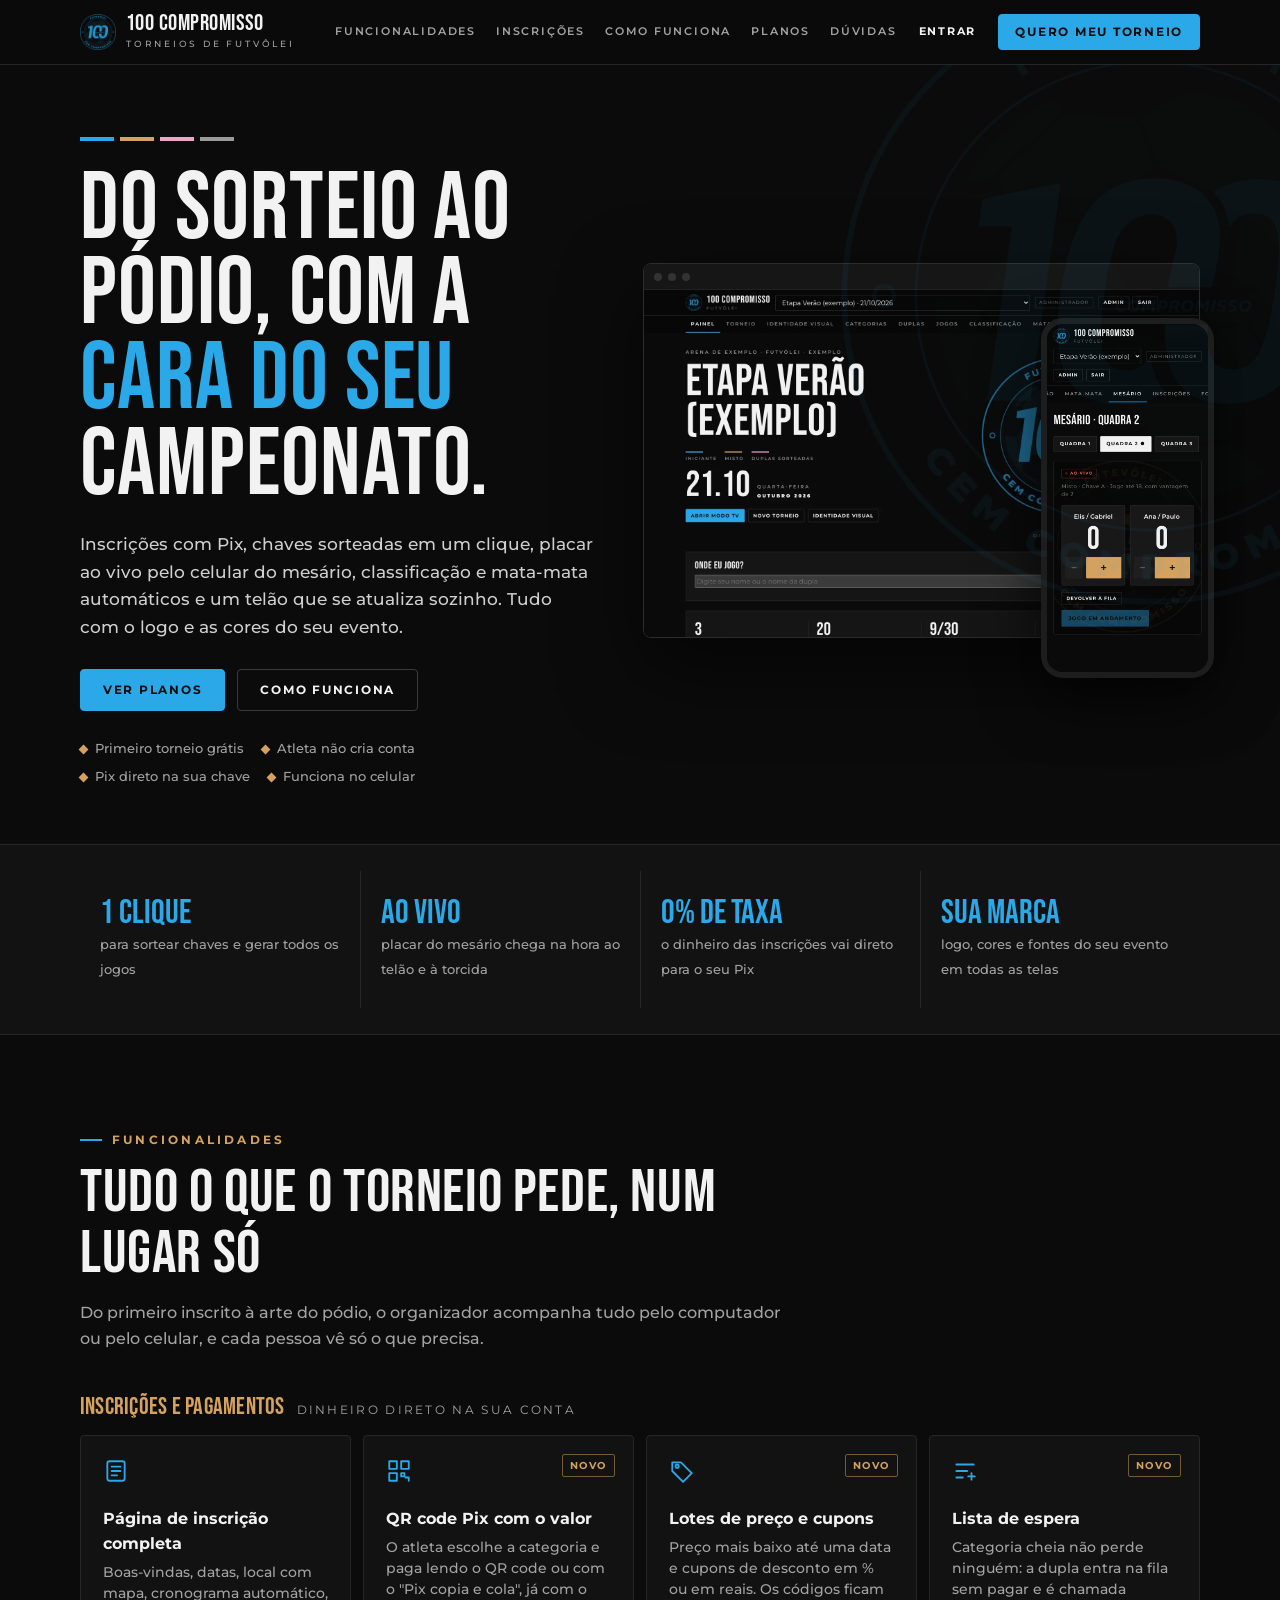
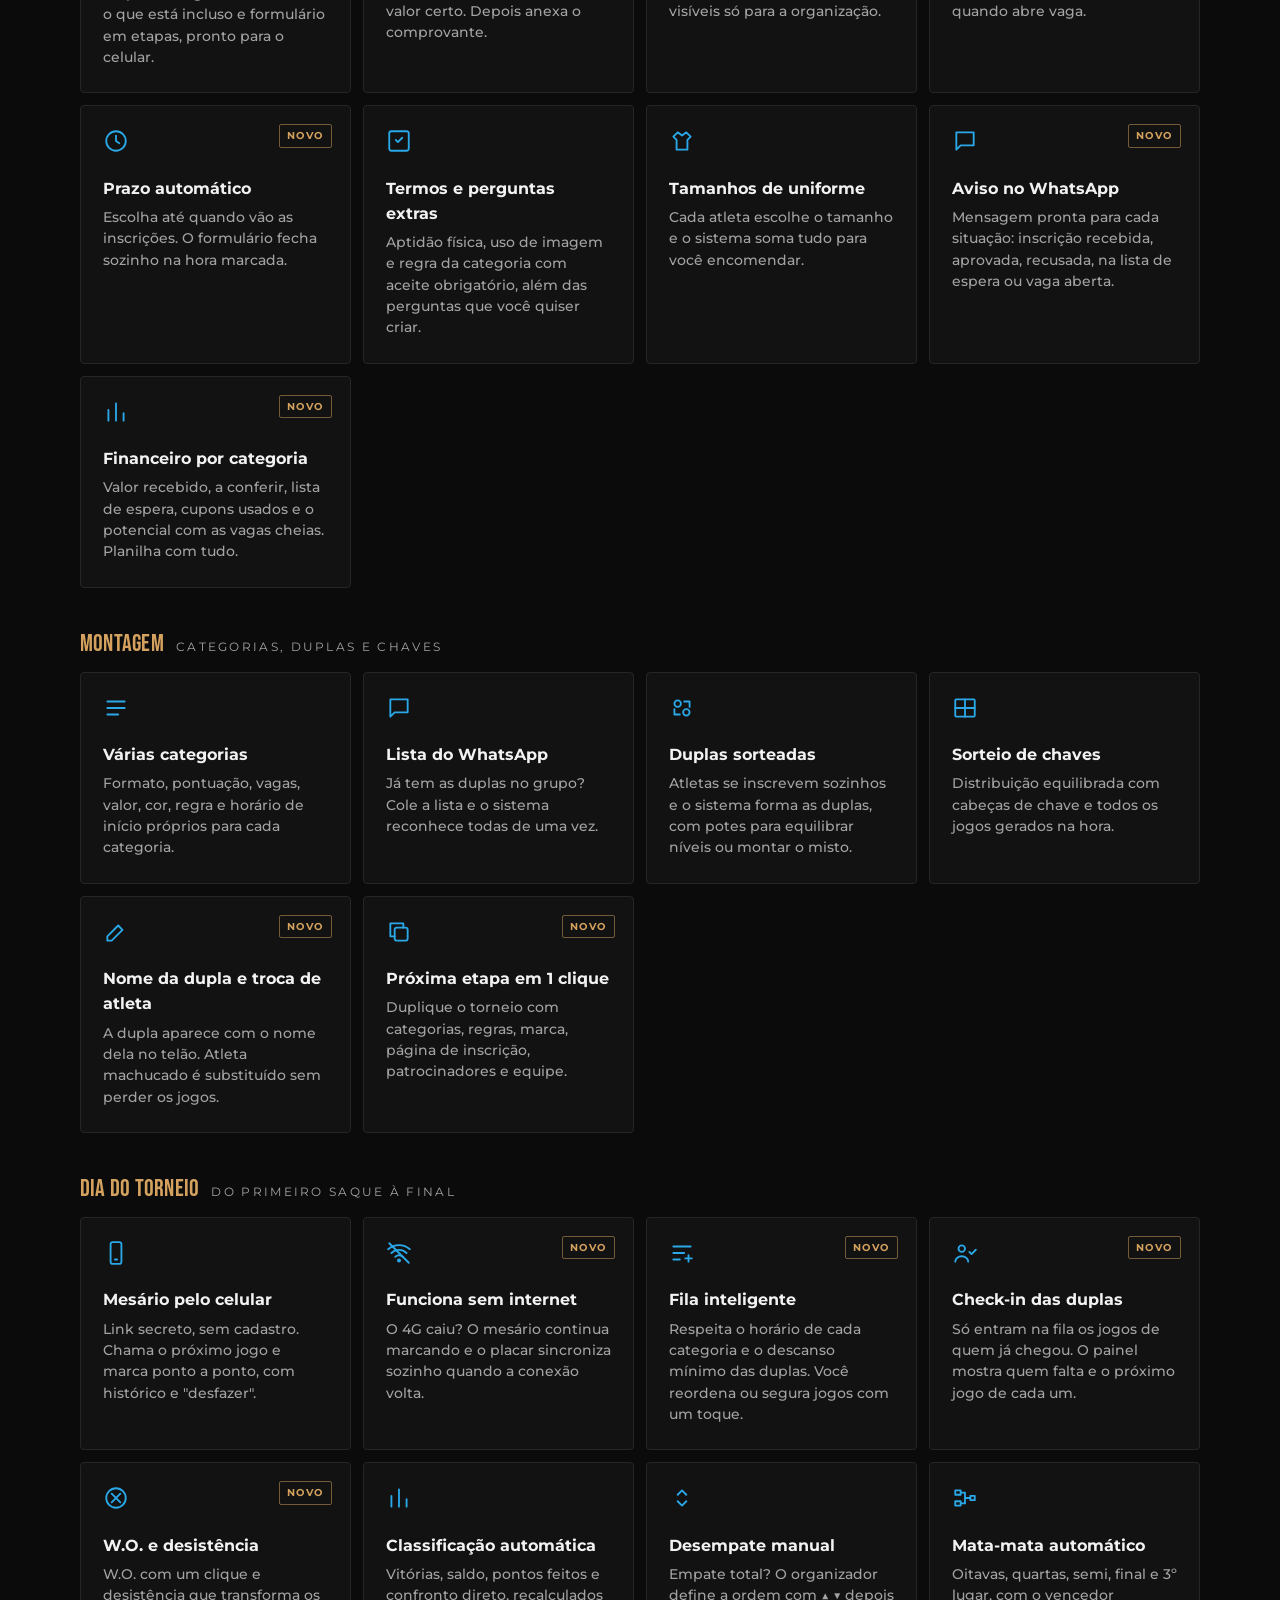
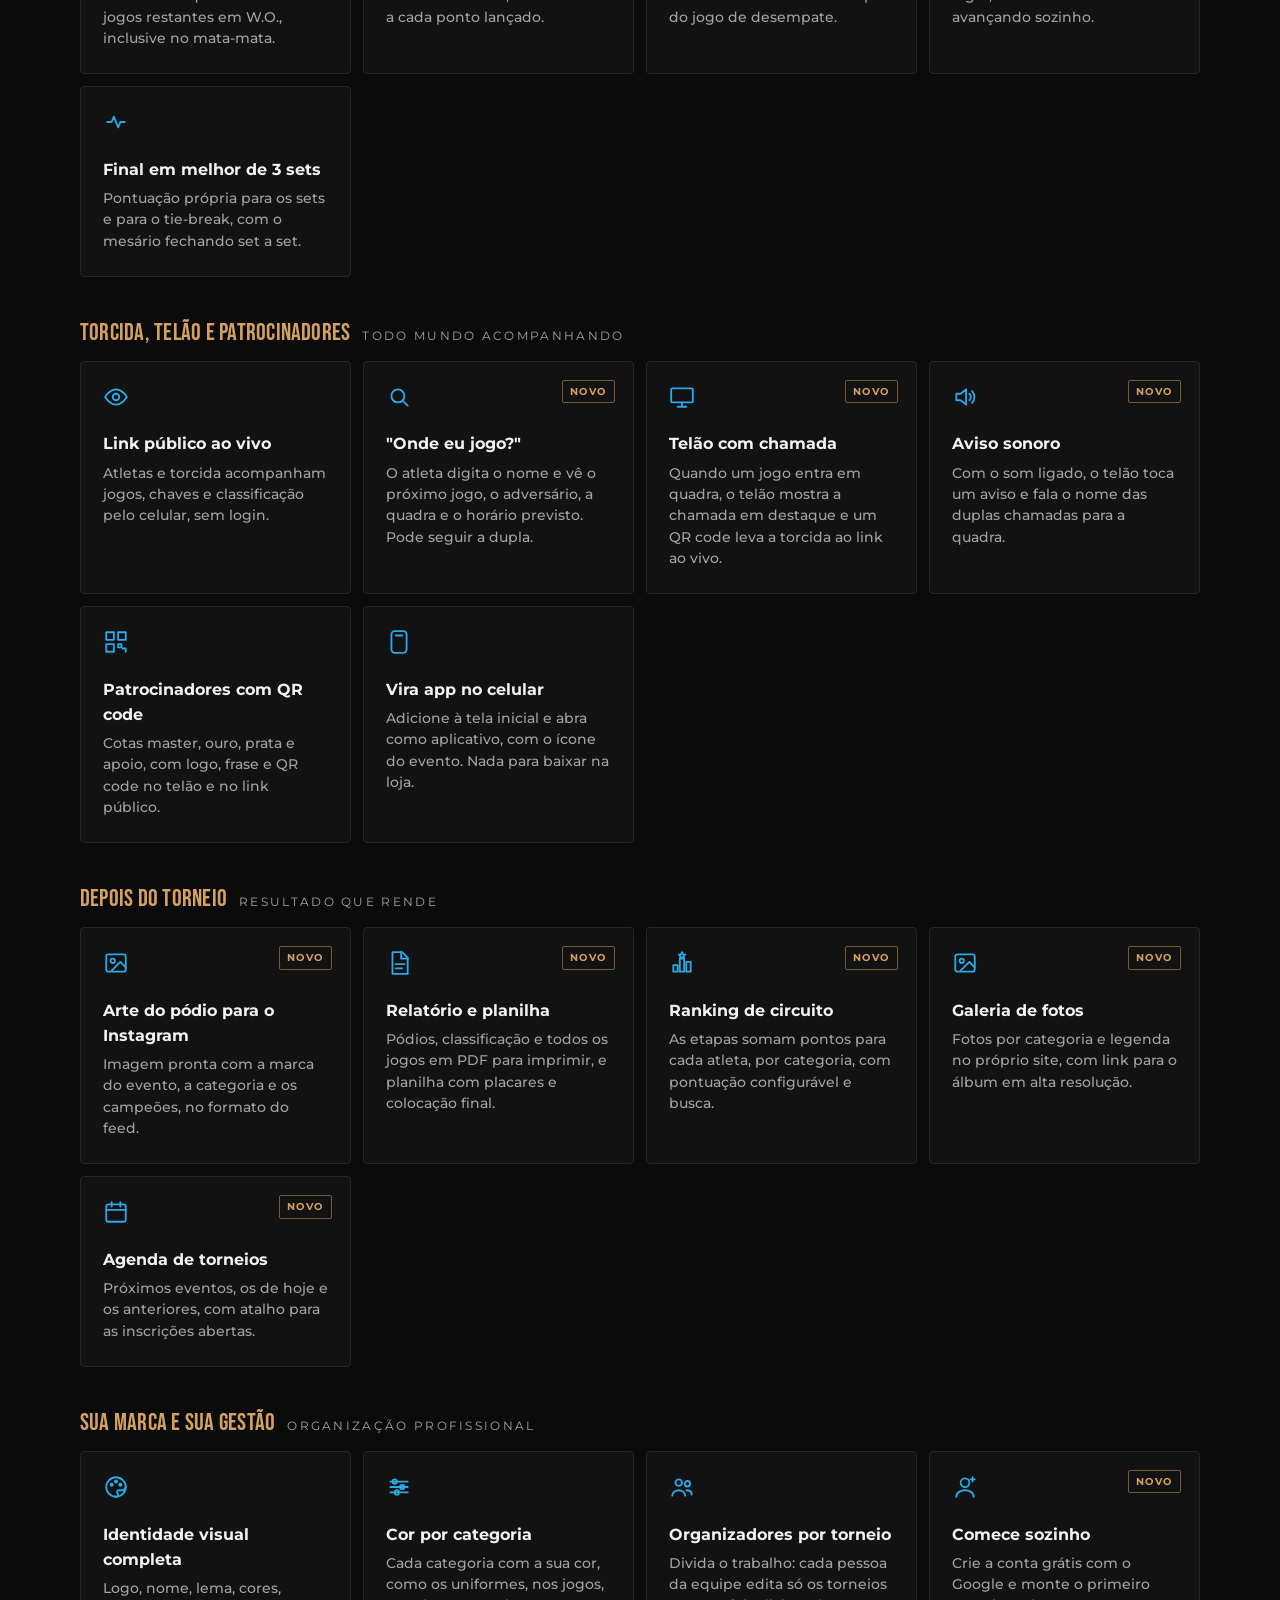
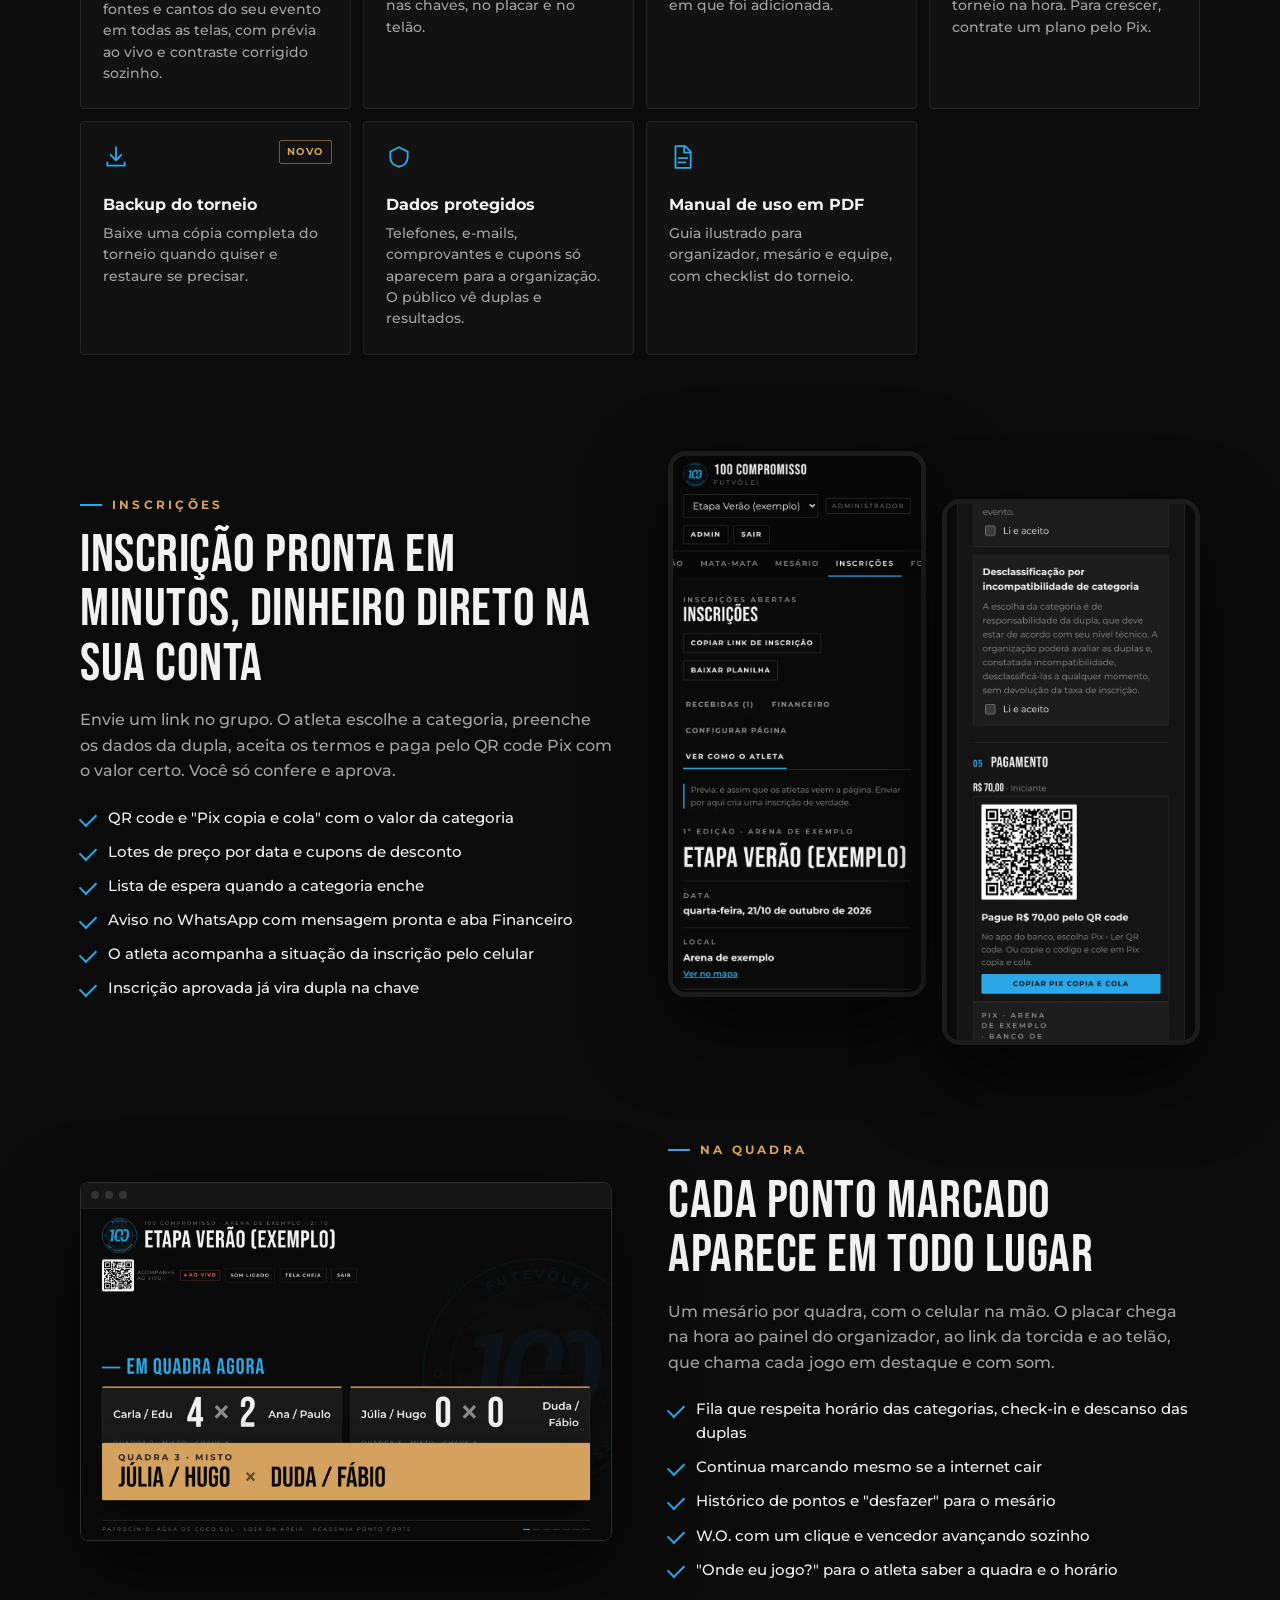
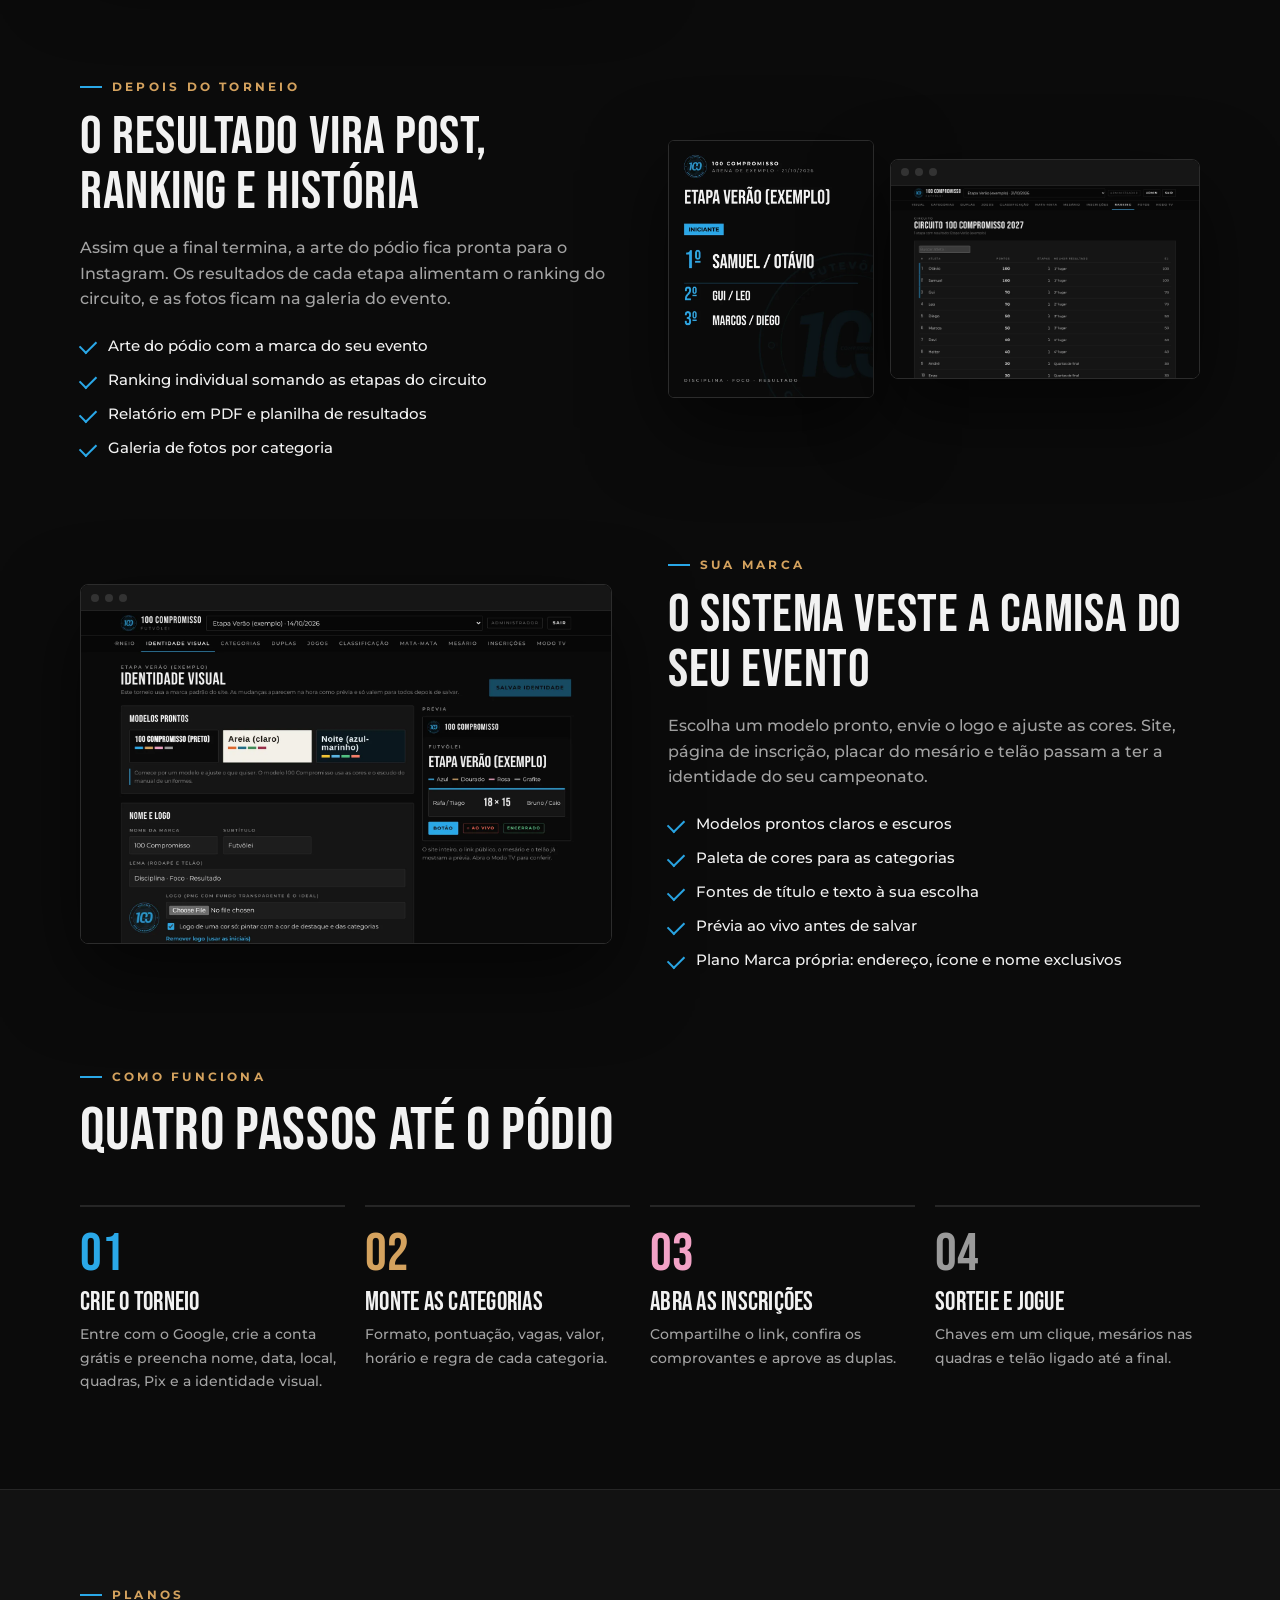
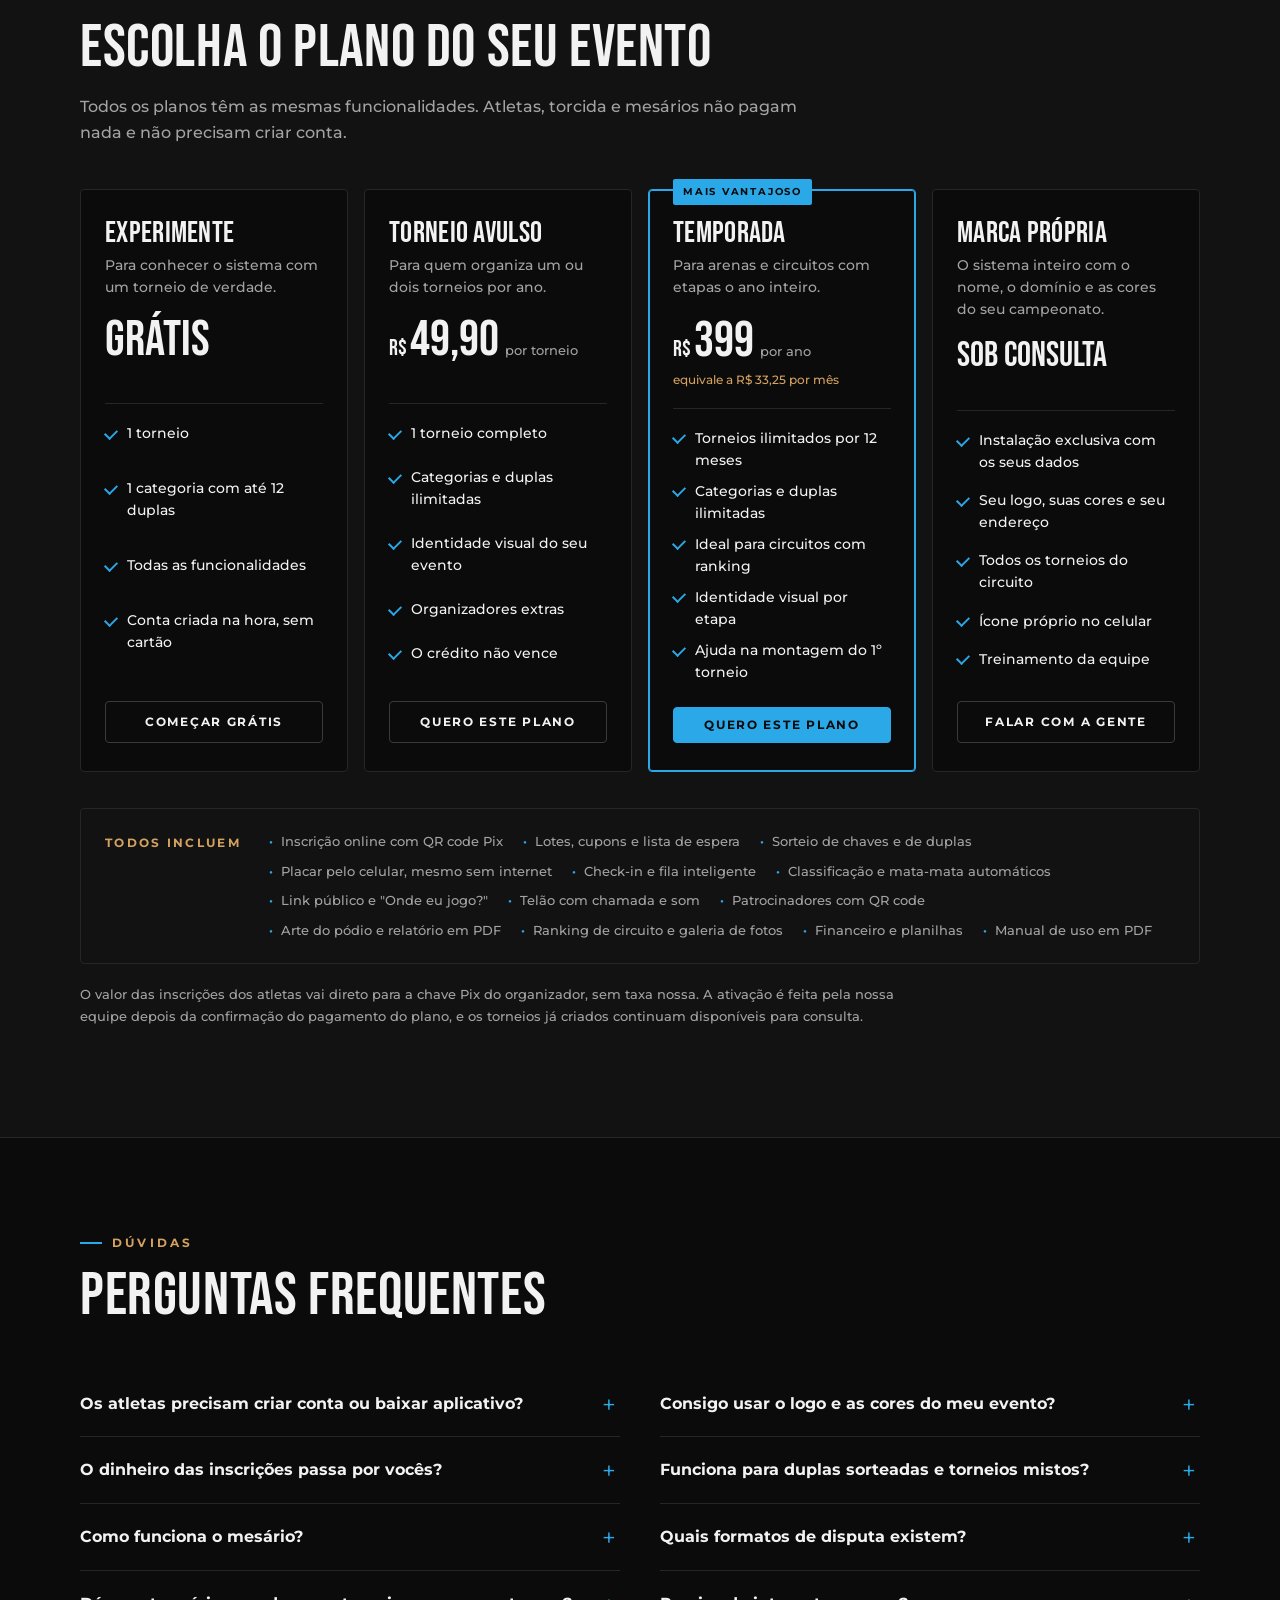
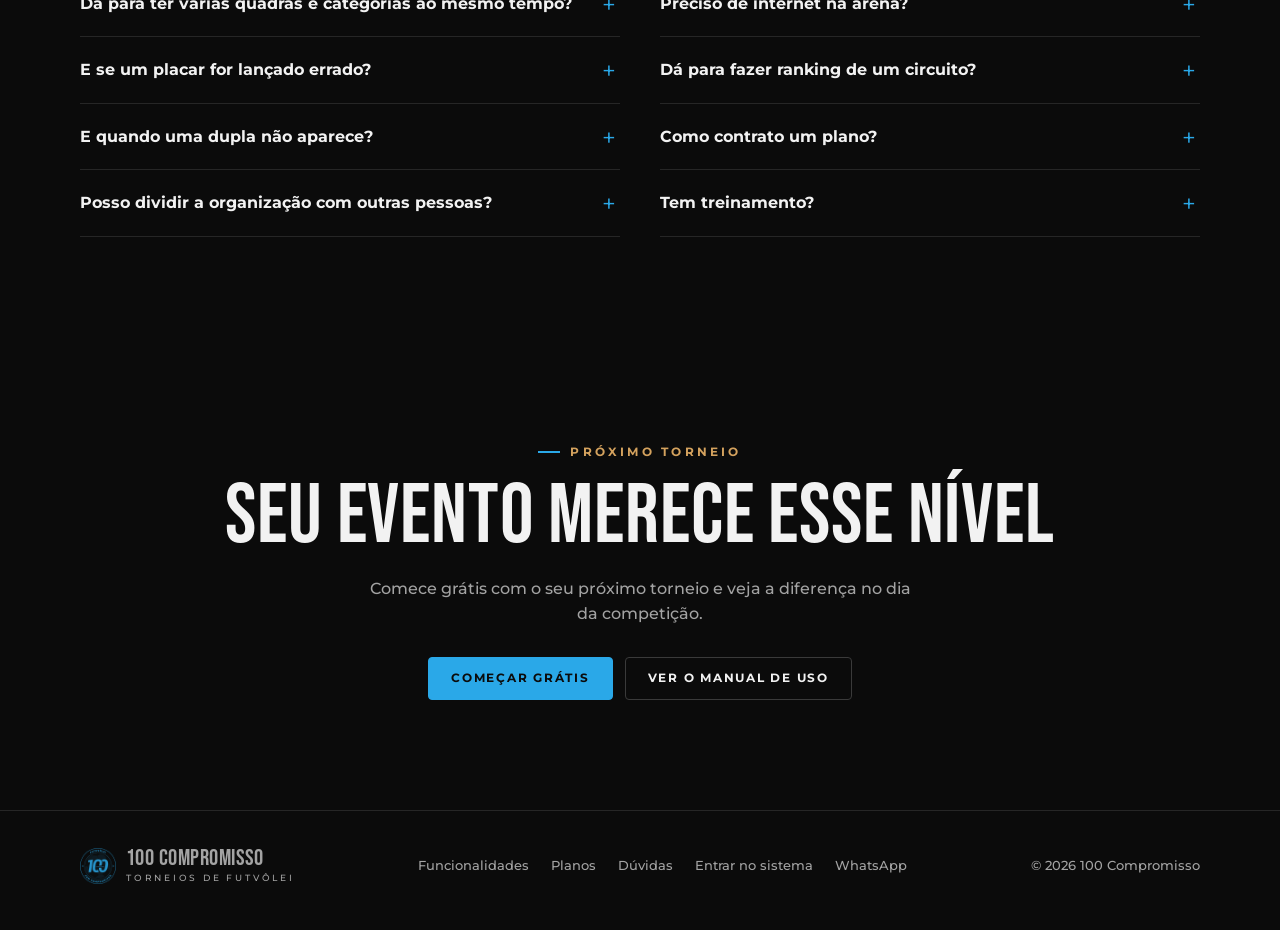
<file: conheca.html>
<!doctype html>
<html lang="pt-BR">
<head>
<meta charset="utf-8">
<meta name="viewport" content="width=device-width,initial-scale=1,viewport-fit=cover">
<title>Sistema de torneios de futvôlei · 100 Compromisso</title>
<meta name="description" content="Inscrições com Pix, sorteio de chaves, placar ao vivo pelo celular, classificação, mata-mata automático, telão e a marca do seu campeonato. Conheça o sistema e os planos.">
<meta name="theme-color" content="#0B0B0B">
<meta property="og:title" content="Sistema de torneios de futvôlei · 100 Compromisso">
<meta property="og:description" content="Do sorteio ao pódio, com a cara do seu campeonato.">
<meta property="og:image" content="img/site/painel.webp">
<link rel="icon" href="img/marca/icone-32.png" type="image/png">
<link rel="apple-touch-icon" href="img/marca/icone-180.png">
<link rel="preconnect" href="https://fonts.googleapis.com">
<link rel="preconnect" href="https://fonts.gstatic.com" crossorigin>
<link rel="stylesheet" href="https://fonts.googleapis.com/css2?family=Bebas+Neue&family=Montserrat:wght@400;500;600;700&display=swap">
<style>
:root{--bg:#0B0B0B;--bg2:#121212;--card:#171717;--line:#262626;--txt:#F2F2F2;--muted:#A3A3A3;--azul:#2AA8E8;--ouro:#D4A25E;--rosa:#F2A2C6;--grafite:#9A9A9A;--r:4px;--wrap:1160px}
*{box-sizing:border-box}
html{scroll-behavior:smooth;scroll-padding-top:76px}
body{margin:0;background:var(--bg);color:var(--txt);font:500 16px/1.6 'Montserrat',system-ui,sans-serif;-webkit-font-smoothing:antialiased;overflow-x:hidden}
a{color:inherit}
img{max-width:100%;height:auto;display:block}
h1,h2,h3{font-family:'Bebas Neue',Impact,sans-serif;font-weight:400;letter-spacing:.01em;line-height:1;margin:0}
.wrap{max-width:var(--wrap);margin:0 auto;padding:0 20px}
.eb{font-size:.72rem;font-weight:700;letter-spacing:.28em;text-transform:uppercase;color:var(--ouro);display:flex;align-items:center;gap:10px;margin-bottom:14px}
.eb::before{content:'';width:22px;height:2px;background:var(--azul)}
.muted{color:var(--muted)}
.btn{display:inline-flex;align-items:center;justify-content:center;gap:8px;background:var(--azul);color:#0B0B0B;border:1px solid var(--azul);border-radius:var(--r);padding:14px 22px;font:700 .78rem/1 'Montserrat',sans-serif;letter-spacing:.14em;text-transform:uppercase;text-decoration:none;cursor:pointer;transition:transform .15s,background .15s}
.btn:hover{transform:translateY(-1px);background:#4DB8EE}
.btn.ghost{background:transparent;color:var(--txt);border-color:#3a3a3a}
.btn.ghost:hover{border-color:var(--txt);background:transparent}
.btn.ouro{background:var(--ouro);border-color:var(--ouro)}
.btn:focus-visible,a:focus-visible,summary:focus-visible,input:focus-visible,select:focus-visible,textarea:focus-visible{outline:2px solid var(--azul);outline-offset:3px}

/* topo */
.top{position:sticky;top:0;z-index:20;background:rgba(11,11,11,.86);backdrop-filter:blur(10px);border-bottom:1px solid var(--line)}
.top .wrap{display:flex;align-items:center;gap:22px;height:64px}
.logo{display:flex;align-items:center;gap:10px;text-decoration:none}
.logo i{width:36px;height:36px;background:var(--azul);-webkit-mask:url(img/marca/100-compromisso-escudo.png) center/contain no-repeat;mask:url(img/marca/100-compromisso-escudo.png) center/contain no-repeat}
.logo b{font-family:'Bebas Neue';font-weight:400;font-size:1.45rem;letter-spacing:.02em;line-height:1}
.logo span{display:block;font-size:.58rem;letter-spacing:.3em;text-transform:uppercase;color:var(--muted)}
.menu{display:flex;gap:20px;margin-left:auto}
.menu a{font-size:.7rem;font-weight:600;letter-spacing:.16em;text-transform:uppercase;text-decoration:none;color:var(--muted)}
.menu a:hover{color:var(--txt)}
.top .btn{padding:11px 16px}
.top .entrar{font-size:.7rem;font-weight:700;letter-spacing:.16em;text-transform:uppercase;text-decoration:none}

/* hero */
.hero{position:relative;padding:72px 0 40px;overflow:hidden}
.hero::after{content:'';position:absolute;right:-180px;top:-80px;width:620px;height:620px;background:var(--azul);opacity:.06;-webkit-mask:url(img/marca/100-compromisso-escudo.png) center/contain no-repeat;mask:url(img/marca/100-compromisso-escudo.png) center/contain no-repeat;pointer-events:none}
.hero .wrap{display:grid;grid-template-columns:minmax(0,1fr) minmax(0,1.08fr);gap:48px;align-items:center}
.hero h1{font-size:clamp(3.2rem,7.4vw,6.4rem);line-height:.9}
.hero h1 em{font-style:normal;color:var(--azul)}
.hero p.lead{font-size:1.08rem;color:#CFCFCF;max-width:520px;margin:22px 0 28px}
.ctas{display:flex;gap:12px;flex-wrap:wrap}
.selos{display:flex;flex-wrap:wrap;gap:8px 18px;margin-top:28px;padding:0;list-style:none}
.selos li{font-size:.8rem;color:var(--muted);display:flex;align-items:center;gap:8px}
.selos li::before{content:'';width:7px;height:7px;background:var(--ouro);transform:rotate(45deg)}
.barras{display:flex;gap:6px;margin-bottom:26px}.barras i{width:34px;height:4px}
.vitrine{position:relative;padding-bottom:40px}
.tela{border:1px solid #2c2c2c;border-radius:8px;overflow:hidden;background:#000;box-shadow:0 30px 80px rgba(0,0,0,.6)}
.tela .barra{height:26px;display:flex;align-items:center;gap:6px;padding:0 10px;background:#161616;border-bottom:1px solid #222}
.tela .barra i{width:8px;height:8px;border-radius:50%;background:#333}
.cel{position:absolute;width:31%;right:-14px;bottom:0;border:6px solid #1d1d1d;border-radius:22px;overflow:hidden;box-shadow:0 20px 60px rgba(0,0,0,.7);background:#000}
.cel img{width:100%;height:auto}

/* faixa */
.faixa{border-block:1px solid var(--line);background:var(--bg2)}
.faixa .wrap{display:grid;grid-template-columns:repeat(4,1fr)}
.faixa div{padding:26px 20px;border-left:1px solid var(--line)}
.faixa div:first-child{border-left:0}
.faixa b{display:block;font-family:'Bebas Neue';font-weight:400;font-size:2.1rem;line-height:1;color:var(--azul)}
.faixa span{font-size:.82rem;color:var(--muted)}

/* seções */
section{padding:96px 0}
.cab{max-width:720px;margin-bottom:44px}
.cab h2{font-size:clamp(2.4rem,5vw,3.8rem)}
.cab p{color:var(--muted);font-size:1.02rem;margin:14px 0 0}

/* funcionalidades */
.grupos{display:grid;gap:44px}
.grupo h3{font-size:1.5rem;color:var(--ouro);margin-bottom:16px;display:flex;align-items:baseline;gap:12px}
.grupo h3 small{font-family:'Montserrat';font-size:.72rem;letter-spacing:.2em;text-transform:uppercase;color:var(--muted)}
.cards{display:grid;grid-template-columns:repeat(auto-fill,minmax(250px,1fr));gap:12px}
.card{background:var(--bg2);border:1px solid var(--line);border-radius:var(--r);padding:22px 22px 24px;position:relative;transition:border-color .2s}
.card:hover{border-color:#3a3a3a}
.card svg{width:26px;height:26px;stroke:var(--azul);fill:none;stroke-width:1.7;stroke-linecap:round;stroke-linejoin:round;margin-bottom:14px}
.card h4{margin:0 0 6px;font-size:.98rem;font-weight:700}
.card p{margin:0;font-size:.86rem;color:var(--muted);line-height:1.55}
.card .novo{position:absolute;top:18px;right:18px;font-size:.6rem;font-weight:700;letter-spacing:.16em;text-transform:uppercase;color:var(--ouro);border:1px solid rgba(212,162,94,.5);padding:3px 7px;border-radius:2px}

/* destaques */
.dest{display:grid;grid-template-columns:minmax(0,1fr) minmax(0,1fr);gap:56px;align-items:center}
.dest+.dest{margin-top:96px}
.dest.inv .txt{order:2}
.dest h2{font-size:clamp(2.2rem,4.4vw,3.4rem);margin-bottom:16px}
.dest p{color:var(--muted)}
.lista{list-style:none;padding:0;margin:22px 0 0;display:grid;gap:10px}
.lista li{padding-left:28px;position:relative;font-size:.94rem}
.lista li::before{content:'';position:absolute;left:0;top:.45em;width:14px;height:8px;border-left:2px solid var(--azul);border-bottom:2px solid var(--azul);transform:rotate(-45deg)}
.duo{display:grid;grid-template-columns:1fr 1fr;gap:16px;align-items:start}
.duo .tela.cel2{border-radius:18px;border:5px solid #1d1d1d}
.duo .tela.cel2:last-child{margin-top:48px}
.fig{position:relative}
.fig .cel{width:34%;right:-10px;bottom:-26px}
.dpod{grid-template-columns:.8fr 1.2fr;align-items:center}
.dpod .tela:first-child{border-radius:6px}

/* como funciona */
.passos{display:grid;grid-template-columns:repeat(4,1fr);gap:20px;counter-reset:p}
.passo{border-top:2px solid var(--line);padding-top:20px;counter-increment:p}
.passo::before{content:'0' counter(p);font-family:'Bebas Neue';font-size:3.4rem;line-height:1;color:var(--azul);display:block;margin-bottom:8px}
.passo:nth-child(2)::before{color:var(--ouro)}.passo:nth-child(3)::before{color:var(--rosa)}.passo:nth-child(4)::before{color:var(--grafite)}
.passo h3{font-size:1.6rem;margin-bottom:8px}
.passo p{margin:0;color:var(--muted);font-size:.9rem}

/* planos */
#planos{background:var(--bg2);border-block:1px solid var(--line)}
.planos{display:grid;grid-template-columns:repeat(auto-fit,minmax(240px,1fr));gap:16px;align-items:stretch}
.plano{background:var(--bg);border:1px solid var(--line);border-radius:var(--r);padding:28px 24px;display:flex;flex-direction:column;position:relative}
.plano.top{border-color:var(--azul);box-shadow:0 0 0 1px var(--azul) inset}
.plano .tag{position:absolute;top:-11px;left:24px;background:var(--azul);color:#0B0B0B;font-size:.62rem;font-weight:700;letter-spacing:.18em;text-transform:uppercase;padding:5px 10px;border-radius:2px}
.plano h3{font-size:1.9rem}
.plano .res{color:var(--muted);font-size:.86rem;margin:6px 0 18px;min-height:2.8em}
.preco{display:flex;align-items:baseline;gap:6px;flex-wrap:wrap}
.preco b{font-family:'Bebas Neue';font-weight:400;font-size:3.1rem;line-height:1}
.preco b small{font-size:1.4rem;margin-right:3px}
.preco span{font-size:.8rem;color:var(--muted)}
.plano .nota{font-size:.76rem;color:var(--ouro);margin-top:4px;min-height:1.2em}
.plano ul{list-style:none;padding:18px 0 0;margin:18px 0 24px;border-top:1px solid var(--line);display:grid;gap:9px;flex:1}
.plano li{font-size:.86rem;padding-left:22px;position:relative}
.plano li::before{content:'';position:absolute;left:0;top:.5em;width:10px;height:6px;border-left:2px solid var(--azul);border-bottom:2px solid var(--azul);transform:rotate(-45deg)}
.plano .btn{width:100%}
.inclui{margin-top:36px;display:grid;grid-template-columns:auto 1fr;gap:12px 28px;align-items:start;border:1px solid var(--line);padding:22px 24px;border-radius:var(--r)}
.inclui h4{margin:0;font-size:.72rem;letter-spacing:.2em;text-transform:uppercase;color:var(--ouro);padding-top:3px}
.inclui ul{list-style:none;margin:0;padding:0;display:flex;flex-wrap:wrap;gap:8px 20px}
.inclui li{font-size:.84rem;color:var(--muted)}
.inclui li::before{content:'·';color:var(--azul);margin-right:8px;font-weight:700}
.obs{font-size:.84rem;color:var(--muted);margin-top:20px;max-width:820px}

/* faq */
.faq{display:grid;grid-template-columns:repeat(2,minmax(0,1fr));gap:0 40px}
details{border-bottom:1px solid var(--line)}
summary{list-style:none;cursor:pointer;padding:20px 32px 20px 0;font-weight:700;position:relative}
summary::-webkit-details-marker{display:none}
summary::after{content:'+';position:absolute;right:4px;top:15px;font-size:1.5rem;color:var(--azul);font-weight:400}
details[open] summary::after{content:'−'}
details p{margin:0 0 20px;color:var(--muted);font-size:.92rem}

/* cta */
.final{text-align:center;padding:110px 0;position:relative;overflow:hidden}
.final h2{font-size:clamp(2.8rem,6.6vw,5.4rem)}
.final p{color:var(--muted);max-width:560px;margin:16px auto 30px}
.final .ctas{justify-content:center}
footer{border-top:1px solid var(--line);padding:36px 0 44px;font-size:.8rem;color:var(--muted)}
footer .wrap{display:flex;flex-wrap:wrap;gap:16px 40px;justify-content:space-between;align-items:center}
footer nav{display:flex;flex-wrap:wrap;gap:8px 22px}
footer a{text-decoration:none}footer a:hover{color:var(--txt)}

/* modal de adesão */
dialog{background:var(--card);color:var(--txt);border:1px solid #333;border-radius:6px;padding:0;width:min(520px,calc(100vw - 24px));max-height:calc(100vh - 24px)}
dialog::backdrop{background:rgba(0,0,0,.72)}
dialog form{padding:26px 24px;display:grid;gap:14px}
dialog h3{font-size:2rem}
dialog .fx{display:flex;justify-content:space-between;align-items:flex-start;gap:12px}
dialog .x{background:none;border:0;color:var(--muted);font-size:1.6rem;cursor:pointer;line-height:1}
label.f{display:grid;gap:6px;font-size:.66rem;font-weight:700;letter-spacing:.18em;text-transform:uppercase;color:var(--muted)}
label.f input,label.f select,label.f textarea{font:500 .95rem 'Montserrat',sans-serif;color:var(--txt);background:#0E0E0E;border:1px solid #333;border-radius:var(--r);padding:12px;letter-spacing:0;text-transform:none}
.duas{display:grid;grid-template-columns:1fr 1fr;gap:14px}
dialog .aviso{font-size:.78rem;color:var(--muted);margin:0}

@media (max-width:980px){
  .menu{display:none}
  .hero .wrap,.dest{grid-template-columns:1fr}
  .dest.inv .txt{order:0}
  .passos{grid-template-columns:1fr 1fr}
  .faixa .wrap{grid-template-columns:1fr 1fr}
  .faixa div:nth-child(3){border-left:0}
  .faixa div:nth-child(n+3){border-top:1px solid var(--line)}
  .faq{grid-template-columns:1fr}
}
@media (max-width:560px){
  section{padding:72px 0}
  .top .entrar{display:none}
  .top .wrap{gap:12px}
  .top .btn{padding:10px 12px;font-size:.66rem;letter-spacing:.1em;margin-left:auto}
  .logo span{display:none}
  .logo b{white-space:nowrap;font-size:1.25rem}
  .passos{grid-template-columns:1fr}
  .duas{grid-template-columns:1fr}
  .inclui{grid-template-columns:1fr}
  .cel{right:-6px;width:36%}
  .hero{padding-top:48px}
}
@media (prefers-reduced-motion:reduce){html{scroll-behavior:auto}.btn{transition:none}}
</style>
</head>
<body>

<header class="top">
  <div class="wrap">
    <a class="logo" href="#inicio" aria-label="Início"><i aria-hidden="true"></i><div><b data-p="nome">100 Compromisso</b><span data-p="sub">Torneios de futvôlei</span></div></a>
    <nav class="menu" aria-label="Seções">
      <a href="#funcionalidades">Funcionalidades</a><a href="#inscricoes">Inscrições</a><a href="#como-funciona">Como funciona</a><a href="#planos">Planos</a><a href="#duvidas">Dúvidas</a>
    </nav>
    <a class="entrar" href="./">Entrar</a>
    <a class="btn" href="#planos">Quero meu torneio</a>
  </div>
</header>

<main id="inicio">
<div class="hero">
  <div class="wrap">
    <div>
      <div class="barras" aria-hidden="true"><i style="background:var(--azul)"></i><i style="background:var(--ouro)"></i><i style="background:var(--rosa)"></i><i style="background:var(--grafite)"></i></div>
      <h1>Do sorteio ao pódio, com a <em>cara do seu</em> campeonato.</h1>
      <p class="lead">Inscrições com Pix, chaves sorteadas em um clique, placar ao vivo pelo celular do mesário, classificação e mata-mata automáticos e um telão que se atualiza sozinho. Tudo com o logo e as cores do seu evento.</p>
      <div class="ctas"><a class="btn" href="#planos">Ver planos</a><a class="btn ghost" href="#como-funciona">Como funciona</a></div>
      <ul class="selos"><li>Primeiro torneio grátis</li><li>Atleta não cria conta</li><li>Pix direto na sua chave</li><li>Funciona no celular</li></ul>
    </div>
    <div class="vitrine">
      <div class="tela"><div class="barra" aria-hidden="true"><i></i><i></i><i></i></div><img src="img/site/painel.webp" width="1600" height="1000" alt="Painel do torneio com categorias, data e andamento dos jogos"></div>
      <div class="cel"><img src="img/site/cel-mesario.webp" width="600" height="1300" alt="Placar do mesário no celular"></div>
    </div>
  </div>
</div>

<div class="faixa">
  <div class="wrap">
    <div><b>1 clique</b><span>para sortear chaves e gerar todos os jogos</span></div>
    <div><b>Ao vivo</b><span>placar do mesário chega na hora ao telão e à torcida</span></div>
    <div><b>0% de taxa</b><span>o dinheiro das inscrições vai direto para o seu Pix</span></div>
    <div><b>Sua marca</b><span>logo, cores e fontes do seu evento em todas as telas</span></div>
  </div>
</div>

<section id="funcionalidades">
  <div class="wrap">
    <div class="cab"><div class="eb">Funcionalidades</div><h2>Tudo o que o torneio pede, num lugar só</h2><p>Do primeiro inscrito à arte do pódio, o organizador acompanha tudo pelo computador ou pelo celular, e cada pessoa vê só o que precisa.</p></div>
    <div class="grupos">
      <div class="grupo"><h3>Inscrições e pagamentos <small>dinheiro direto na sua conta</small></h3>
        <div class="cards">
          <div class="card"><svg viewBox="0 0 24 24"><rect x="4" y="3" width="16" height="18" rx="2"/><path d="M8 8h8M8 12h8M8 16h5"/></svg><h4>Página de inscrição completa</h4><p>Boas-vindas, datas, local com mapa, cronograma automático, o que está incluso e formulário em etapas, pronto para o celular.</p></div>
          <div class="card"><span class="novo">Novo</span><svg viewBox="0 0 24 24"><rect x="3" y="3" width="7" height="7"/><rect x="14" y="3" width="7" height="7"/><rect x="3" y="14" width="7" height="7"/><path d="M14 14h3v3h-3zM18 18h3v3"/></svg><h4>QR code Pix com o valor</h4><p>O atleta escolhe a categoria e paga lendo o QR code ou com o "Pix copia e cola", já com o valor certo. Depois anexa o comprovante.</p></div>
          <div class="card"><span class="novo">Novo</span><svg viewBox="0 0 24 24"><path d="M3 12V4h8l10 10-8 8z"/><circle cx="7.5" cy="7.5" r="1.5"/></svg><h4>Lotes de preço e cupons</h4><p>Preço mais baixo até uma data e cupons de desconto em % ou em reais. Os códigos ficam visíveis só para a organização.</p></div>
          <div class="card"><span class="novo">Novo</span><svg viewBox="0 0 24 24"><path d="M4 6h16M4 12h10M4 18h6"/><path d="M18 14v6M15 17h6"/></svg><h4>Lista de espera</h4><p>Categoria cheia não perde ninguém: a dupla entra na fila sem pagar e é chamada quando abre vaga.</p></div>
          <div class="card"><span class="novo">Novo</span><svg viewBox="0 0 24 24"><circle cx="12" cy="12" r="9"/><path d="M12 7v5l3 2"/></svg><h4>Prazo automático</h4><p>Escolha até quando vão as inscrições. O formulário fecha sozinho na hora marcada.</p></div>
          <div class="card"><svg viewBox="0 0 24 24"><path d="M9 11l2 2 4-4"/><rect x="3" y="3" width="18" height="18" rx="2"/></svg><h4>Termos e perguntas extras</h4><p>Aptidão física, uso de imagem e regra da categoria com aceite obrigatório, além das perguntas que você quiser criar.</p></div>
          <div class="card"><svg viewBox="0 0 24 24"><path d="M8 4l4 3 4-3 4 4-3 3v9H7v-9L4 8z"/></svg><h4>Tamanhos de uniforme</h4><p>Cada atleta escolhe o tamanho e o sistema soma tudo para você encomendar.</p></div>
          <div class="card"><span class="novo">Novo</span><svg viewBox="0 0 24 24"><path d="M4 4h16v12H8l-4 4z"/></svg><h4>Aviso no WhatsApp</h4><p>Mensagem pronta para cada situação: inscrição recebida, aprovada, recusada, na lista de espera ou vaga aberta.</p></div>
          <div class="card"><span class="novo">Novo</span><svg viewBox="0 0 24 24"><path d="M5 20V10M12 20V4M19 20v-7"/></svg><h4>Financeiro por categoria</h4><p>Valor recebido, a conferir, lista de espera, cupons usados e o potencial com as vagas cheias. Planilha com tudo.</p></div>
        </div>
      </div>
      <div class="grupo"><h3>Montagem <small>categorias, duplas e chaves</small></h3>
        <div class="cards">
          <div class="card"><svg viewBox="0 0 24 24"><path d="M4 6h16M4 12h16M4 18h10"/></svg><h4>Várias categorias</h4><p>Formato, pontuação, vagas, valor, cor, regra e horário de início próprios para cada categoria.</p></div>
          <div class="card"><svg viewBox="0 0 24 24"><path d="M4 4h16v12H8l-4 4z"/></svg><h4>Lista do WhatsApp</h4><p>Já tem as duplas no grupo? Cole a lista e o sistema reconhece todas de uma vez.</p></div>
          <div class="card"><svg viewBox="0 0 24 24"><circle cx="8" cy="8" r="3"/><circle cx="16" cy="16" r="3"/><path d="M14 6h5v5M10 18H5v-5"/></svg><h4>Duplas sorteadas</h4><p>Atletas se inscrevem sozinhos e o sistema forma as duplas, com potes para equilibrar níveis ou montar o misto.</p></div>
          <div class="card"><svg viewBox="0 0 24 24"><rect x="3" y="4" width="18" height="16" rx="1"/><path d="M12 4v16M3 12h18"/></svg><h4>Sorteio de chaves</h4><p>Distribuição equilibrada com cabeças de chave e todos os jogos gerados na hora.</p></div>
          <div class="card"><span class="novo">Novo</span><svg viewBox="0 0 24 24"><path d="M4 20h4l10-10-4-4L4 16z"/></svg><h4>Nome da dupla e troca de atleta</h4><p>A dupla aparece com o nome dela no telão. Atleta machucado é substituído sem perder os jogos.</p></div>
          <div class="card"><span class="novo">Novo</span><svg viewBox="0 0 24 24"><rect x="8" y="8" width="12" height="12" rx="2"/><path d="M16 8V4H4v12h4"/></svg><h4>Próxima etapa em 1 clique</h4><p>Duplique o torneio com categorias, regras, marca, página de inscrição, patrocinadores e equipe.</p></div>
        </div>
      </div>
      <div class="grupo"><h3>Dia do torneio <small>do primeiro saque à final</small></h3>
        <div class="cards">
          <div class="card"><svg viewBox="0 0 24 24"><rect x="7" y="2" width="10" height="20" rx="2"/><path d="M11 18h2"/></svg><h4>Mesário pelo celular</h4><p>Link secreto, sem cadastro. Chama o próximo jogo e marca ponto a ponto, com histórico e "desfazer".</p></div>
          <div class="card"><span class="novo">Novo</span><svg viewBox="0 0 24 24"><path d="M2 8.5a15 15 0 0120 0M5 12a10 10 0 0114 0M8.5 15.5a5 5 0 017 0"/><circle cx="12" cy="19" r="1"/><path d="M3 3l18 18"/></svg><h4>Funciona sem internet</h4><p>O 4G caiu? O mesário continua marcando e o placar sincroniza sozinho quando a conexão volta.</p></div>
          <div class="card"><span class="novo">Novo</span><svg viewBox="0 0 24 24"><path d="M4 6h16M4 12h10M4 18h6"/><path d="M18 14v6M15 17h6"/></svg><h4>Fila inteligente</h4><p>Respeita o horário de cada categoria e o descanso mínimo das duplas. Você reordena ou segura jogos com um toque.</p></div>
          <div class="card"><span class="novo">Novo</span><svg viewBox="0 0 24 24"><circle cx="9" cy="8" r="3"/><path d="M3 20c0-3 3-5 6-5s6 2 6 5"/><path d="M16 11l2 2 4-4"/></svg><h4>Check-in das duplas</h4><p>Só entram na fila os jogos de quem já chegou. O painel mostra quem falta e o próximo jogo de cada um.</p></div>
          <div class="card"><span class="novo">Novo</span><svg viewBox="0 0 24 24"><circle cx="12" cy="12" r="9"/><path d="M8 8l8 8M16 8l-8 8"/></svg><h4>W.O. e desistência</h4><p>W.O. com um clique e desistência que transforma os jogos restantes em W.O., inclusive no mata-mata.</p></div>
          <div class="card"><svg viewBox="0 0 24 24"><path d="M5 20V10M12 20V4M19 20v-7"/></svg><h4>Classificação automática</h4><p>Vitórias, saldo, pontos feitos e confronto direto, recalculados a cada ponto lançado.</p></div>
          <div class="card"><svg viewBox="0 0 24 24"><path d="M8 9l4-4 4 4M8 15l4 4 4-4"/></svg><h4>Desempate manual</h4><p>Empate total? O organizador define a ordem com ▲ ▼ depois do jogo de desempate.</p></div>
          <div class="card"><svg viewBox="0 0 24 24"><path d="M3 5h5v4H3zM3 15h5v4H3zM8 7h4v10H8M12 12h5M17 10h4v4h-4z"/></svg><h4>Mata-mata automático</h4><p>Oitavas, quartas, semi, final e 3º lugar, com o vencedor avançando sozinho.</p></div>
          <div class="card"><svg viewBox="0 0 24 24"><path d="M4 12h4l2-5 4 10 2-5h4"/></svg><h4>Final em melhor de 3 sets</h4><p>Pontuação própria para os sets e para o tie-break, com o mesário fechando set a set.</p></div>
        </div>
      </div>
      <div class="grupo"><h3>Torcida, telão e patrocinadores <small>todo mundo acompanhando</small></h3>
        <div class="cards">
          <div class="card"><svg viewBox="0 0 24 24"><circle cx="12" cy="12" r="3"/><path d="M2 12s4-7 10-7 10 7 10 7-4 7-10 7S2 12 2 12z"/></svg><h4>Link público ao vivo</h4><p>Atletas e torcida acompanham jogos, chaves e classificação pelo celular, sem login.</p></div>
          <div class="card"><span class="novo">Novo</span><svg viewBox="0 0 24 24"><circle cx="11" cy="11" r="6"/><path d="M20 20l-4.5-4.5"/></svg><h4>"Onde eu jogo?"</h4><p>O atleta digita o nome e vê o próximo jogo, o adversário, a quadra e o horário previsto. Pode seguir a dupla.</p></div>
          <div class="card"><span class="novo">Novo</span><svg viewBox="0 0 24 24"><rect x="2" y="4" width="20" height="13" rx="1"/><path d="M8 21h8M12 17v4"/></svg><h4>Telão com chamada</h4><p>Quando um jogo entra em quadra, o telão mostra a chamada em destaque e um QR code leva a torcida ao link ao vivo.</p></div>
          <div class="card"><span class="novo">Novo</span><svg viewBox="0 0 24 24"><path d="M4 9h4l5-4v14l-5-4H4z"/><path d="M16 9a4 4 0 010 6M18.5 6.5a8 8 0 010 11"/></svg><h4>Aviso sonoro</h4><p>Com o som ligado, o telão toca um aviso e fala o nome das duplas chamadas para a quadra.</p></div>
          <div class="card"><svg viewBox="0 0 24 24"><rect x="3" y="3" width="7" height="7"/><rect x="14" y="3" width="7" height="7"/><rect x="3" y="14" width="7" height="7"/><path d="M14 14h3v3h-3zM18 18h3v3"/></svg><h4>Patrocinadores com QR code</h4><p>Cotas master, ouro, prata e apoio, com logo, frase e QR code no telão e no link público.</p></div>
          <div class="card"><svg viewBox="0 0 24 24"><rect x="5" y="2" width="14" height="20" rx="3"/><path d="M9 6h6"/></svg><h4>Vira app no celular</h4><p>Adicione à tela inicial e abra como aplicativo, com o ícone do evento. Nada para baixar na loja.</p></div>
        </div>
      </div>
      <div class="grupo"><h3>Depois do torneio <small>resultado que rende</small></h3>
        <div class="cards">
          <div class="card"><span class="novo">Novo</span><svg viewBox="0 0 24 24"><rect x="3" y="4" width="18" height="16" rx="2"/><circle cx="9" cy="10" r="2"/><path d="M21 16l-5-5-8 8"/></svg><h4>Arte do pódio para o Instagram</h4><p>Imagem pronta com a marca do evento, a categoria e os campeões, no formato do feed.</p></div>
          <div class="card"><span class="novo">Novo</span><svg viewBox="0 0 24 24"><path d="M6 2h9l5 5v15H6z"/><path d="M14 2v6h6M9 13h8M9 17h6"/></svg><h4>Relatório e planilha</h4><p>Pódios, classificação e todos os jogos em PDF para imprimir, e planilha com placares e colocação final.</p></div>
          <div class="card"><span class="novo">Novo</span><svg viewBox="0 0 24 24"><path d="M4 20h4v-6H4zM10 20h4V8h-4zM16 20h4v-9h-4z"/><path d="M11 4l1-2 1 2 2 .3-1.5 1.4.4 2.1-1.9-1-1.9 1 .4-2.1L9 4.3z"/></svg><h4>Ranking de circuito</h4><p>As etapas somam pontos para cada atleta, por categoria, com pontuação configurável e busca.</p></div>
          <div class="card"><span class="novo">Novo</span><svg viewBox="0 0 24 24"><rect x="3" y="4" width="18" height="16" rx="2"/><circle cx="9" cy="10" r="2"/><path d="M21 16l-5-5-8 8"/></svg><h4>Galeria de fotos</h4><p>Fotos por categoria e legenda no próprio site, com link para o álbum em alta resolução.</p></div>
          <div class="card"><span class="novo">Novo</span><svg viewBox="0 0 24 24"><rect x="3" y="5" width="18" height="16" rx="2"/><path d="M3 10h18M8 3v4M16 3v4"/></svg><h4>Agenda de torneios</h4><p>Próximos eventos, os de hoje e os anteriores, com atalho para as inscrições abertas.</p></div>
        </div>
      </div>
      <div class="grupo"><h3>Sua marca e sua gestão <small>organização profissional</small></h3>
        <div class="cards">
          <div class="card"><svg viewBox="0 0 24 24"><circle cx="12" cy="12" r="9"/><circle cx="8" cy="10" r="1"/><circle cx="12" cy="7" r="1"/><circle cx="16" cy="10" r="1"/><path d="M12 21c1.5 0 2-1 2-2s-1-1.5-1-2.5 1-1.5 2-1.5h2a4 4 0 004-4"/></svg><h4>Identidade visual completa</h4><p>Logo, nome, lema, cores, fontes e cantos do seu evento em todas as telas, com prévia ao vivo e contraste corrigido sozinho.</p></div>
          <div class="card"><svg viewBox="0 0 24 24"><path d="M4 7h16M4 12h16M4 17h16"/><circle cx="8" cy="7" r="2"/><circle cx="15" cy="12" r="2"/><circle cx="10" cy="17" r="2"/></svg><h4>Cor por categoria</h4><p>Cada categoria com a sua cor, como os uniformes, nos jogos, nas chaves, no placar e no telão.</p></div>
          <div class="card"><svg viewBox="0 0 24 24"><circle cx="9" cy="8" r="3"/><path d="M3 20c0-3 3-5 6-5s6 2 6 5"/><circle cx="17" cy="9" r="2.5"/><path d="M16 15c3 0 5 1.6 5 4"/></svg><h4>Organizadores por torneio</h4><p>Divida o trabalho: cada pessoa da equipe edita só os torneios em que foi adicionada.</p></div>
          <div class="card"><span class="novo">Novo</span><svg viewBox="0 0 24 24"><circle cx="12" cy="8" r="4"/><path d="M4 21c0-4 4-6 8-6s8 2 8 6"/><path d="M19 3v4M17 5h4"/></svg><h4>Comece sozinho</h4><p>Crie a conta grátis com o Google e monte o primeiro torneio na hora. Para crescer, contrate um plano pelo Pix.</p></div>
          <div class="card"><span class="novo">Novo</span><svg viewBox="0 0 24 24"><path d="M12 3v12M7 10l5 5 5-5"/><path d="M4 17v3h16v-3"/></svg><h4>Backup do torneio</h4><p>Baixe uma cópia completa do torneio quando quiser e restaure se precisar.</p></div>
          <div class="card"><svg viewBox="0 0 24 24"><path d="M12 3l8 4v5c0 5-3.5 8-8 9-4.5-1-8-4-8-9V7z"/></svg><h4>Dados protegidos</h4><p>Telefones, e-mails, comprovantes e cupons só aparecem para a organização. O público vê duplas e resultados.</p></div>
          <div class="card"><svg viewBox="0 0 24 24"><path d="M6 2h9l5 5v15H6z"/><path d="M14 2v6h6M9 13h8M9 17h6"/></svg><h4>Manual de uso em PDF</h4><p>Guia ilustrado para organizador, mesário e equipe, com checklist do torneio.</p></div>
        </div>
      </div>
    </div>
  </div>
</section>

<section id="inscricoes" style="padding-top:0">
  <div class="wrap">
    <div class="dest">
      <div class="txt">
        <div class="eb">Inscrições</div>
        <h2>Inscrição pronta em minutos, dinheiro direto na sua conta</h2>
        <p>Envie um link no grupo. O atleta escolhe a categoria, preenche os dados da dupla, aceita os termos e paga pelo QR code Pix com o valor certo. Você só confere e aprova.</p>
        <ul class="lista">
          <li>QR code e "Pix copia e cola" com o valor da categoria</li>
          <li>Lotes de preço por data e cupons de desconto</li>
          <li>Lista de espera quando a categoria enche</li>
          <li>Aviso no WhatsApp com mensagem pronta e aba Financeiro</li>
          <li>O atleta acompanha a situação da inscrição pelo celular</li>
          <li>Inscrição aprovada já vira dupla na chave</li>
        </ul>
      </div>
      <div class="duo">
        <div class="tela cel2"><img src="img/site/cel-inscricao.webp" width="600" height="1300" alt="Página de inscrição no celular" loading="lazy"></div>
        <div class="tela cel2"><img src="img/site/cel-pix.webp" width="600" height="1300" alt="Pagamento com QR code Pix no celular" loading="lazy"></div>
      </div>
    </div>

    <div class="dest inv">
      <div class="txt">
        <div class="eb">Na quadra</div>
        <h2>Cada ponto marcado aparece em todo lugar</h2>
        <p>Um mesário por quadra, com o celular na mão. O placar chega na hora ao painel do organizador, ao link da torcida e ao telão, que chama cada jogo em destaque e com som.</p>
        <ul class="lista">
          <li>Fila que respeita horário das categorias, check-in e descanso das duplas</li>
          <li>Continua marcando mesmo se a internet cair</li>
          <li>Histórico de pontos e "desfazer" para o mesário</li>
          <li>W.O. com um clique e vencedor avançando sozinho</li>
          <li>"Onde eu jogo?" para o atleta saber a quadra e o horário</li>
        </ul>
      </div>
      <div class="fig">
        <div class="tela"><div class="barra" aria-hidden="true"><i></i><i></i><i></i></div><img src="img/site/telao-chamada.webp" width="1600" height="1000" alt="Telão chamando um jogo para a quadra" loading="lazy"></div>
      </div>
    </div>

    <div class="dest">
      <div class="txt">
        <div class="eb">Depois do torneio</div>
        <h2>O resultado vira post, ranking e história</h2>
        <p>Assim que a final termina, a arte do pódio fica pronta para o Instagram. Os resultados de cada etapa alimentam o ranking do circuito, e as fotos ficam na galeria do evento.</p>
        <ul class="lista">
          <li>Arte do pódio com a marca do seu evento</li>
          <li>Ranking individual somando as etapas do circuito</li>
          <li>Relatório em PDF e planilha de resultados</li>
          <li>Galeria de fotos por categoria</li>
        </ul>
      </div>
      <div class="duo dpod">
        <div class="tela"><img src="img/site/arte-podio.webp" width="720" height="900" alt="Arte do pódio gerada pelo sistema" loading="lazy"></div>
        <div class="tela"><div class="barra" aria-hidden="true"><i></i><i></i><i></i></div><img src="img/site/ranking.webp" width="1600" height="1000" alt="Ranking de circuito" loading="lazy"></div>
      </div>
    </div>

    <div class="dest inv">
      <div class="txt">
        <div class="eb">Sua marca</div>
        <h2>O sistema veste a camisa do seu evento</h2>
        <p>Escolha um modelo pronto, envie o logo e ajuste as cores. Site, página de inscrição, placar do mesário e telão passam a ter a identidade do seu campeonato.</p>
        <ul class="lista">
          <li>Modelos prontos claros e escuros</li>
          <li>Paleta de cores para as categorias</li>
          <li>Fontes de título e texto à sua escolha</li>
          <li>Prévia ao vivo antes de salvar</li>
          <li>Plano Marca própria: endereço, ícone e nome exclusivos</li>
        </ul>
      </div>
      <div class="fig"><div class="tela"><div class="barra" aria-hidden="true"><i></i><i></i><i></i></div><img src="img/site/identidade.webp" width="1600" height="1000" alt="Editor de identidade visual com prévia" loading="lazy"></div></div>
    </div>
  </div>
</section>

<section id="como-funciona" style="padding-top:0">
  <div class="wrap">
    <div class="cab"><div class="eb">Como funciona</div><h2>Quatro passos até o pódio</h2></div>
    <div class="passos">
      <div class="passo"><h3>Crie o torneio</h3><p>Entre com o Google, crie a conta grátis e preencha nome, data, local, quadras, Pix e a identidade visual.</p></div>
      <div class="passo"><h3>Monte as categorias</h3><p>Formato, pontuação, vagas, valor, horário e regra de cada categoria.</p></div>
      <div class="passo"><h3>Abra as inscrições</h3><p>Compartilhe o link, confira os comprovantes e aprove as duplas.</p></div>
      <div class="passo"><h3>Sorteie e jogue</h3><p>Chaves em um clique, mesários nas quadras e telão ligado até a final.</p></div>
    </div>
  </div>
</section>

<section id="planos">
  <div class="wrap">
    <div class="cab"><div class="eb">Planos</div><h2>Escolha o plano do seu evento</h2><p>Todos os planos têm as mesmas funcionalidades. Atletas, torcida e mesários não pagam nada e não precisam criar conta.</p></div>
    <div class="planos" id="lista-planos"></div>
    <div class="inclui"><h4>Todos incluem</h4><ul id="lista-inclui"></ul></div>
    <p class="obs">O valor das inscrições dos atletas vai direto para a chave Pix do organizador, sem taxa nossa. A ativação é feita pela nossa equipe depois da confirmação do pagamento do plano, e os torneios já criados continuam disponíveis para consulta.</p>
  </div>
</section>

<section id="duvidas">
  <div class="wrap">
    <div class="cab"><div class="eb">Dúvidas</div><h2>Perguntas frequentes</h2></div>
    <div class="faq">
      <div>
        <details><summary>Os atletas precisam criar conta ou baixar aplicativo?</summary><p>Não. Atletas, torcida e mesários usam só o navegador do celular. Quem quiser pode adicionar o site à tela inicial e abrir como aplicativo.</p></details>
        <details><summary>O dinheiro das inscrições passa por vocês?</summary><p>Não. O atleta paga direto na sua chave Pix e anexa o comprovante. Você confere e aprova no painel.</p></details>
        <details><summary>Como funciona o mesário?</summary><p>Você envia um link secreto para cada mesário. Ele escolhe a quadra, chama o próximo jogo e marca os pontos. Se o link vazar, você gera outro e o antigo para de funcionar.</p></details>
        <details><summary>Dá para ter várias quadras e categorias ao mesmo tempo?</summary><p>Sim. Todas as categorias entram numa fila única, e cada categoria pode ser limitada a algumas quadras e ter seu próprio horário de início.</p></details>
        <details><summary>E se um placar for lançado errado?</summary><p>O mesário desfaz o último ponto, e o organizador corrige qualquer resultado na aba Jogos. Classificação, chaves e mata-mata são recalculados na hora.</p></details>
        <details><summary>E quando uma dupla não aparece?</summary><p>Com o check-in ligado, os jogos dela nem entram na fila. Você registra o W.O. com um clique, ou a desistência, e os adversários avançam.</p></details>
        <details><summary>Posso dividir a organização com outras pessoas?</summary><p>Sim. Adicione o e-mail Google de cada pessoa como organizadora do torneio. Ela edita só aquele torneio.</p></details>
      </div>
      <div>
        <details><summary>Consigo usar o logo e as cores do meu evento?</summary><p>Sim, em todos os planos. Na aba Identidade visual você envia o logo e escolhe cores e fontes. No plano Marca própria o sistema inteiro ganha o seu nome, endereço e ícone.</p></details>
        <details><summary>Funciona para duplas sorteadas e torneios mistos?</summary><p>Sim. Os atletas se inscrevem individualmente e o sistema sorteia as duplas, com 2 potes para equilibrar níveis ou formar homem e mulher.</p></details>
        <details><summary>Quais formatos de disputa existem?</summary><p>Grupos com mata-mata, todos contra todos e mata-mata direto, com jogos até 18 (ou a pontuação que você definir), vantagem de 2, teto de pontos, disputa de 3º lugar e final em melhor de 3 sets.</p></details>
        <details><summary>Preciso de internet na arena?</summary><p>Basta o 4G do celular. Se a conexão cair no meio do jogo, o mesário continua marcando e o placar sincroniza sozinho quando ela voltar.</p></details>
        <details><summary>Dá para fazer ranking de um circuito?</summary><p>Sim. Dê o mesmo nome de circuito às etapas e publique o resultado de cada categoria. O ranking soma os pontos de cada atleta, com a pontuação que você definir.</p></details>
        <details><summary>Como contrato um plano?</summary><p>Clique em "Começar grátis", entre com sua conta Google e crie seu primeiro torneio na hora. Para crescer, contrate um plano em "Minha conta": você paga pelo Pix, envia o comprovante e o plano é liberado assim que o pagamento é confirmado.</p></details>
        <details><summary>Tem treinamento?</summary><p>Todo cliente recebe o manual de uso ilustrado em PDF. No plano Temporada ajudamos a montar o primeiro torneio, e no Marca própria treinamos a equipe.</p></details>
      </div>
    </div>
  </div>
</section>

<div class="final">
  <div class="wrap">
    <div class="eb" style="justify-content:center">Próximo torneio</div>
    <h2>Seu evento merece esse nível</h2>
    <p>Comece grátis com o seu próximo torneio e veja a diferença no dia da competição.</p>
    <div class="ctas"><button class="btn" type="button" data-plano="experimente">Começar grátis</button><a class="btn ghost" id="lnk-manual" href="docs/manual-de-uso.pdf" target="_blank" rel="noopener">Ver o manual de uso</a></div>
  </div>
</div>
</main>

<footer id="contato">
  <div class="wrap">
    <a class="logo" href="#inicio"><i aria-hidden="true"></i><div><b data-p="nome">100 Compromisso</b><span data-p="sub">Torneios de futvôlei</span></div></a>
    <nav aria-label="Rodapé"><a href="#funcionalidades">Funcionalidades</a><a href="#planos">Planos</a><a href="#duvidas">Dúvidas</a><a href="./">Entrar no sistema</a><span id="contatos"></span></nav>
    <span>© <span id="ano">2026</span> <span data-p="nome">100 Compromisso</span></span>
  </div>
</footer>

<dialog id="adesao" aria-labelledby="ad-tit">
  <form method="dialog" id="form-adesao">
    <div class="fx"><div><div class="eb" style="margin-bottom:6px">Adesão</div><h3 id="ad-tit">Quero meu torneio</h3></div><button class="x" value="cancelar" aria-label="Fechar" formnovalidate>×</button></div>
    <label class="f">Plano<select name="plano" id="ad-plano"></select></label>
    <label class="f">Seu nome<input name="nome" required maxlength="80" autocomplete="name"></label>
    <div class="duas">
      <label class="f">WhatsApp<input name="zap" required type="tel" maxlength="20" autocomplete="tel" placeholder="(11) 99999-9999"></label>
      <label class="f">E-mail Google<input name="email" type="email" maxlength="80" autocomplete="email" placeholder="para liberar o acesso"></label>
    </div>
    <div class="duas">
      <label class="f">Evento ou arena<input name="evento" maxlength="80"></label>
      <label class="f">Cidade<input name="cidade" maxlength="60"></label>
    </div>
    <label class="f">Data prevista do torneio<input name="data" type="date"></label>
    <label class="f">Mensagem (opcional)<textarea name="msg" rows="3" maxlength="500" placeholder="Quantas categorias, número de duplas, dúvidas…"></textarea></label>
    <p class="aviso" id="ad-aviso">Ao enviar, abrimos o WhatsApp com a sua mensagem pronta.</p>
    <button class="btn" value="enviar" id="ad-enviar">Enviar pelo WhatsApp</button>
  </form>
</dialog>

<script type="module">
import { PRODUTO as P, PLANOS, TODOS_INCLUEM } from './js/produto.js';
const $ = s => document.querySelector(s);
const esc = s => String(s ?? '').replace(/[&<>"']/g, c => ({ '&': '&amp;', '<': '&lt;', '>': '&gt;', '"': '&quot;', "'": '&#39;' }[c]));
document.querySelectorAll('[data-p]').forEach(el => { const v = P[el.dataset.p]; if (v) el.textContent = v; });
$('#ano').textContent = new Date().getFullYear();
if (P.manual) $('#lnk-manual').href = P.manual;

const precoHTML = p => typeof p.preco === 'number'
  ? (p.preco === 0 ? '<b>Grátis</b>' : `<b><small>R$</small>${p.preco.toLocaleString('pt-BR', { minimumFractionDigits: p.preco % 1 ? 2 : 0, maximumFractionDigits: 2 })}</b>`) + (p.periodo ? `<span>${esc(p.periodo)}</span>` : '')
  : `<b style="font-size:2.2rem">${esc(p.preco)}</b>`;
$('#lista-planos').innerHTML = PLANOS.map(p => `<article class="plano${p.destaque ? ' top' : ''}">${p.destaque ? '<span class="tag">Mais vantajoso</span>' : ''}
  <h3>${esc(p.nome)}</h3><p class="res">${esc(p.resumo)}</p><div class="preco">${precoHTML(p)}</div><div class="nota">${esc(p.nota || '')}</div>
  <ul>${p.itens.map(i => `<li>${esc(i)}</li>`).join('')}</ul>
  <button class="btn${p.destaque ? '' : ' ghost'}" type="button" data-plano="${esc(p.id)}">${esc(p.botao || 'Quero este plano')}</button></article>`).join('');
$('#lista-inclui').innerHTML = TODOS_INCLUEM.map(i => `<li>${esc(i)}</li>`).join('');

const zap = String(P.whatsapp || '').replace(/\D/g, '');
const cont = [];
if (zap) cont.push(`<a href="https://wa.me/${zap}" target="_blank" rel="noopener">WhatsApp</a>`);
if (P.email) cont.push(`<a href="mailto:${esc(P.email)}">${esc(P.email)}</a>`);
if (P.instagram) cont.push(`<a href="https://instagram.com/${esc(P.instagram)}" target="_blank" rel="noopener">@${esc(P.instagram)}</a>`);
$('#contatos').outerHTML = cont.join('');
if (!zap) { $('#ad-enviar').textContent = P.email ? 'Enviar por e-mail' : 'Enviar'; $('#ad-aviso').textContent = P.email ? 'Ao enviar, abrimos o seu e-mail com a mensagem pronta.' : 'Contato de vendas ainda não configurado.'; }

const dlg = $('#adesao'), sel = $('#ad-plano');
sel.innerHTML = PLANOS.map(p => `<option value="${esc(p.id)}">${esc(p.nome)}${typeof p.preco === 'number' ? (p.preco ? ' · R$ ' + p.preco.toLocaleString('pt-BR', { minimumFractionDigits: 2 }) + (p.periodo ? ' ' + p.periodo : '') : ' · grátis') : ''}</option>`).join('');
document.addEventListener('click', e => {
  const b = e.target.closest('[data-plano]'); if (!b) return;
  if (b.dataset.plano === 'experimente') { location.href = './#conta'; return; } // cadastro grátis direto no sistema
  sel.value = b.dataset.plano; dlg.showModal(); dlg.querySelector('[name=nome]').focus();
});
$('#form-adesao').addEventListener('submit', e => {
  if (e.submitter?.value !== 'enviar') return;
  e.preventDefault();
  const f = new FormData(e.target), pl = PLANOS.find(p => p.id === f.get('plano'));
  const dt = f.get('data') ? f.get('data').split('-').reverse().join('/') : '';
  const v = k => String(f.get(k) || '').trim();
  const linhas = [`Olá! Quero contratar o plano *${pl?.nome || v('plano')}* do sistema de torneios ${P.nome}.`, '',
    `Nome: ${v('nome')}`, `WhatsApp: ${v('zap')}`];
  if (v('email')) linhas.push(`E-mail Google: ${v('email')}`);
  if (v('evento')) linhas.push(`Evento/arena: ${v('evento')}`);
  if (v('cidade')) linhas.push(`Cidade: ${v('cidade')}`);
  if (dt) linhas.push(`Data prevista: ${dt}`);
  if (v('msg')) linhas.push('', v('msg'));
  const txt = linhas.join('\n');
  if (zap) window.open(`https://wa.me/${zap}?text=${encodeURIComponent(txt)}`, '_blank', 'noopener');
  else if (P.email) location.href = `mailto:${P.email}?subject=${encodeURIComponent('Plano ' + (pl?.nome || ''))}&body=${encodeURIComponent(txt)}`;
  dlg.close();
});
</script>
</body>
</html>
</file>
